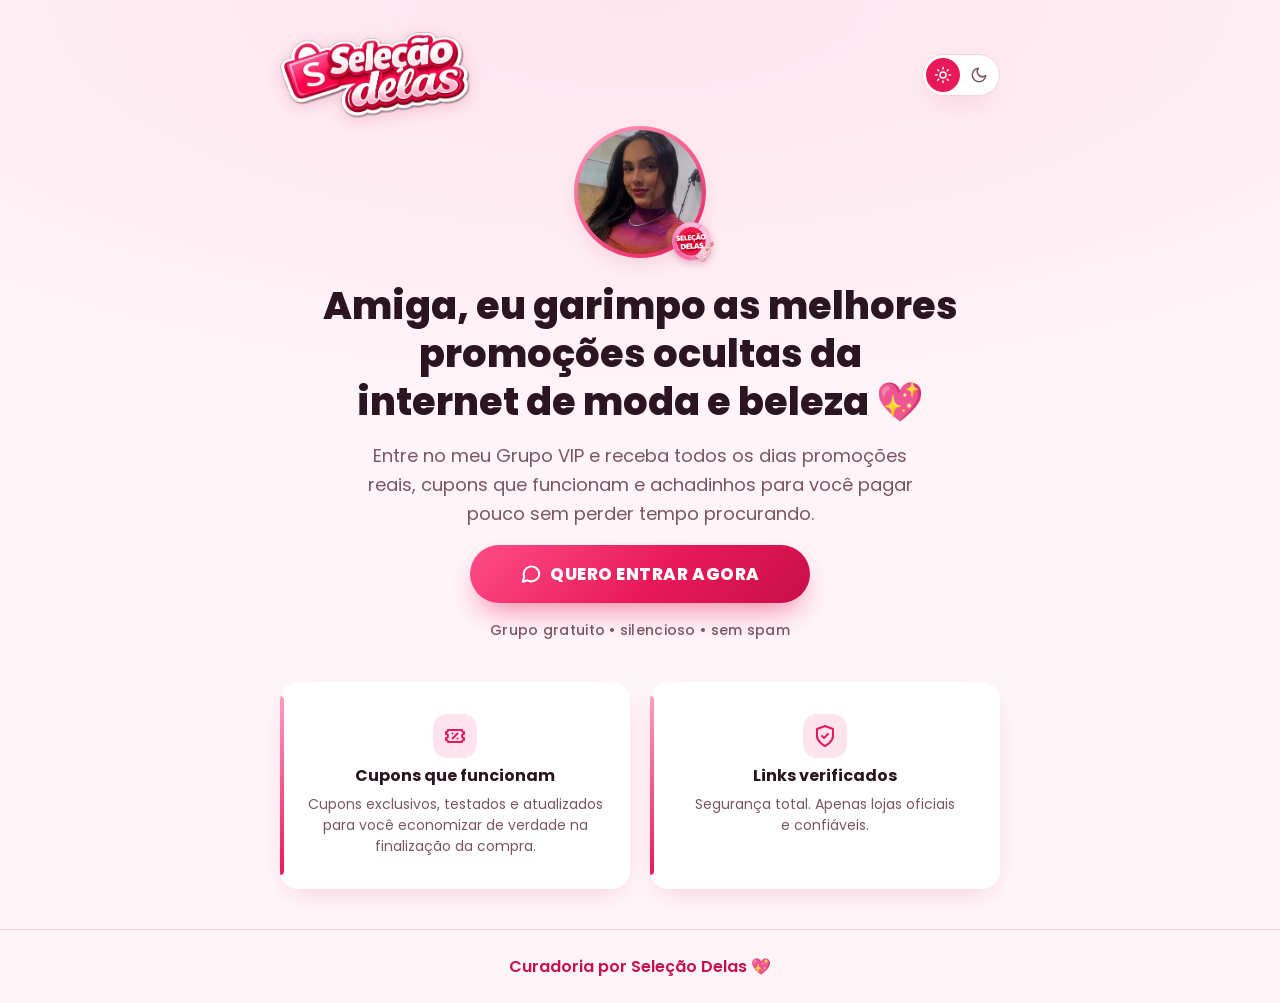
<file: index.html>
<!doctype html>
<html lang="pt-BR" data-pagina="principal" data-tema-padrao="claro">
  <head>
    <meta charset="UTF-8" />
    <meta name="viewport" content="width=device-width, initial-scale=1.0, viewport-fit=cover" />
    <title>Seleção Delas · Grupo VIP de promoções</title>

    <meta name="description" content="Entre no Grupo VIP Seleção Delas e receba todos os dias promoções reais, cupons que funcionam e achadinhos de moda e beleza." />
    <meta name="theme-color" content="#e8195a" />

    <!-- Prévia ao compartilhar o link. Após publicar, troque og:image por URL absoluta
         (ex.: https://seudominio.com.br/assets/img/og-image.jpg) -->
    <meta property="og:type" content="website" />
    <meta property="og:title" content="Seleção Delas · Grupo VIP de promoções 💖" />
    <meta property="og:description" content="Promoções reais, cupons que funcionam e achadinhos todos os dias. Grupo gratuito." />
    <meta property="og:image" content="assets/img/og-image.jpg" />
    <meta name="twitter:card" content="summary_large_image" />

    <link rel="icon" href="assets/img/favicon.png" type="image/png" />
    <link rel="apple-touch-icon" href="assets/img/favicon.png" />
    <link rel="preconnect" href="https://fonts.googleapis.com" />
    <link rel="preconnect" href="https://fonts.gstatic.com" crossorigin />
    <link href="https://fonts.googleapis.com/css2?family=Poppins:wght@400;500;600;700;800&display=swap" rel="stylesheet" />

    <!-- O "?v=" força o navegador a baixar a versão nova após alterações -->
    <link rel="stylesheet" href="src/css/main.css?v=12" />
    <script>
      /* Aplica o tema salvo antes de desenhar a página (evita "piscar") */
      (function (raiz) {
        raiz.classList.add('js-reveal');
        var tema = raiz.dataset.temaPadrao;
        try { tema = localStorage.getItem('sd-tema-' + raiz.dataset.pagina) || tema; } catch (e) {}
        raiz.dataset.tema = tema;
      })(document.documentElement);
    </script>
    <script src="src/js/main.js?v=12" defer></script>
  </head>

  <body>
    <!-- ============ CABEÇALHO ============ -->
    <header class="site-header">
      <div class="container site-header__bar">
        <!-- Logo à esquerda -->
        <picture>
          <source srcset="assets/img/logo-selecao-delas.webp" type="image/webp" />
          <img class="site-header__logo" src="assets/img/logo-selecao-delas.png" alt="Seleção Delas" width="882" height="400" />
        </picture>
        <!-- Botões de aparência (claro / escuro) -->
        <div class="theme-switch" role="group" aria-label="Aparência do site">
          <button type="button" class="theme-switch__btn" data-tema-opcao="claro" aria-label="Modo claro" aria-pressed="false">
            <svg width="18" height="18" viewBox="0 0 24 24" fill="none" stroke="currentColor" stroke-width="2" stroke-linecap="round" stroke-linejoin="round" aria-hidden="true"><circle cx="12" cy="12" r="4" /><path d="M12 2v2M12 20v2M4.9 4.9l1.4 1.4M17.7 17.7l1.4 1.4M2 12h2M20 12h2M4.9 19.1l1.4-1.4M17.7 6.3l1.4-1.4" /></svg>
          </button>
          <button type="button" class="theme-switch__btn" data-tema-opcao="escuro" aria-label="Modo escuro" aria-pressed="false">
            <svg width="18" height="18" viewBox="0 0 24 24" fill="none" stroke="currentColor" stroke-width="2" stroke-linecap="round" stroke-linejoin="round" aria-hidden="true"><path d="M21 12.8A9 9 0 1 1 11.2 3a7 7 0 0 0 9.8 9.8Z" /></svg>
          </button>
        </div>
      </div>

      <!-- Foto de perfil centralizada -->
      <div class="container site-header__profile">
        <div class="avatar">
          <div class="photo-frame">
            <picture>
              <source srcset="assets/img/foto.webp" type="image/webp" />
              <img class="photo-frame__img" src="assets/img/foto.jpg" alt="Foto da curadora do grupo Seleção Delas" width="640" height="640" fetchpriority="high" />
            </picture>
          </div>
          <img class="avatar__seal" src="assets/img/selo.png" alt="" width="512" height="495" />
        </div>
      </div>
    </header>

    <main>
      <!-- ============ APRESENTAÇÃO ============ -->
      <section class="hero" aria-label="Grupo VIP Seleção Delas">
        <div class="container hero__stack">
          <div class="hero__content reveal">
            <h1 class="hero__title">Amiga, eu garimpo as melhores promoções ocultas da internet de moda e beleza 💖</h1>
            <p class="hero__subtitle">
              Entre no meu Grupo VIP e receba todos os dias promoções reais, cupons que funcionam e achadinhos para
              você pagar pouco sem perder tempo procurando.
            </p>

            <!-- Link do grupo: altere o href abaixo se o convite mudar -->
            <a class="btn" href="https://chat.whatsapp.com/GjM3WvQadL87nfe4Cb3Uww?mode=gi_t" target="_blank" rel="noopener noreferrer" data-cta="hero">
              <svg class="icon" width="22" height="22" viewBox="0 0 24 24" fill="none" stroke="currentColor" stroke-width="2.2" stroke-linecap="round" stroke-linejoin="round" aria-hidden="true">
                <path d="M21 11.5a8.5 8.5 0 0 1-12.6 7.4L3 20.5l1.6-5.2A8.5 8.5 0 1 1 21 11.5Z" />
              </svg>
              <span>QUERO ENTRAR AGORA</span>
            </a>

            <p class="hero__note">Grupo gratuito • silencioso • sem spam</p>
          </div>
        </div>
      </section>

      <!-- ============ BENEFÍCIOS ============ -->
      <section class="section" aria-label="O que você recebe">
        <div class="container">
          <ul class="features">
            <li class="feature reveal">
              <span class="feature__icon">
                <svg class="icon" width="24" height="24" viewBox="0 0 24 24" fill="none" stroke="currentColor" stroke-width="2" stroke-linecap="round" stroke-linejoin="round" aria-hidden="true">
                  <path d="M3 8a2 2 0 0 0 2-2h14a2 2 0 0 0 2 2v2a2 2 0 0 0 0 4v2a2 2 0 0 0-2 2H5a2 2 0 0 0-2-2v-2a2 2 0 0 0 0-4Z" />
                  <path d="m9.5 14.5 5-5" /><path d="M9.5 9.5h.01M14.5 14.5h.01" />
                </svg>
              </span>
              <h2 class="feature__title">Cupons que funcionam</h2>
              <p class="feature__text">Cupons exclusivos, testados e atualizados para você economizar de verdade na finalização da compra.</p>
            </li>

            <li class="feature reveal">
              <span class="feature__icon">
                <svg class="icon" width="24" height="24" viewBox="0 0 24 24" fill="none" stroke="currentColor" stroke-width="2" stroke-linecap="round" stroke-linejoin="round" aria-hidden="true">
                  <path d="M12 22s8-4 8-10V5l-8-3-8 3v7c0 6 8 10 8 10Z" /><path d="m9 12 2 2 4-4" />
                </svg>
              </span>
              <h2 class="feature__title">Links verificados</h2>
              <p class="feature__text">Segurança total. Apenas lojas oficiais e confiáveis.</p>
            </li>
          </ul>
        </div>
      </section>
    </main>

    <!-- ============ RODAPÉ ============ -->
    <footer class="site-footer">
      <div class="container">
        <p class="site-footer__credit">Curadoria por Seleção Delas 💖</p>
      </div>
    </footer>
  </body>
</html>
</file>
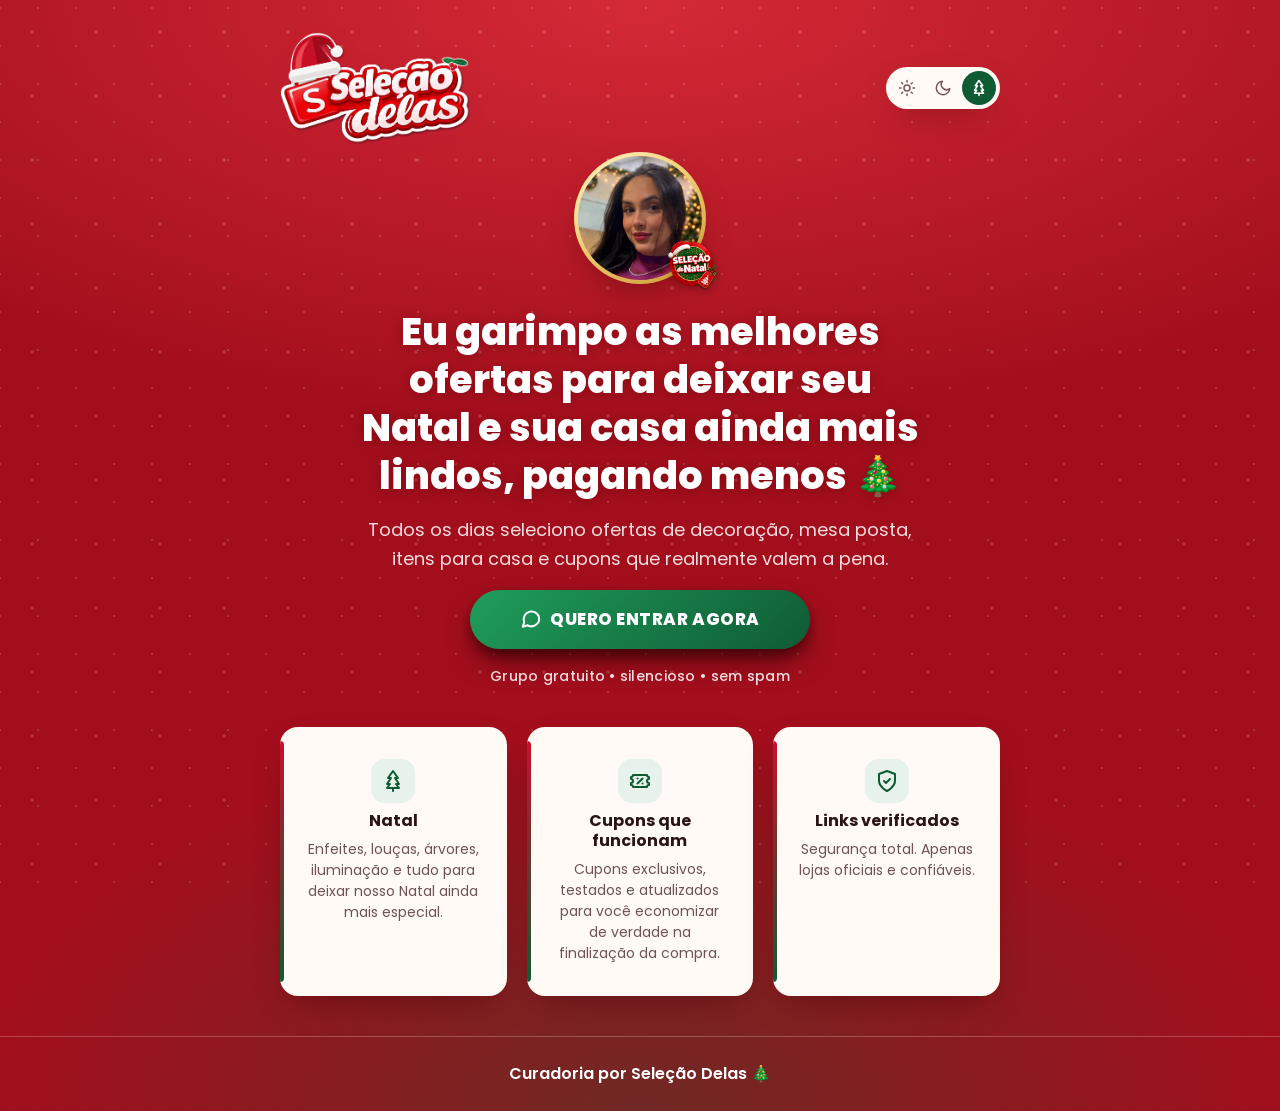
<file: natal/index.html>
<!doctype html>
<html lang="pt-BR" data-pagina="natal" data-tema-padrao="natal">
  <head>
    <meta charset="UTF-8" />
    <meta name="viewport" content="width=device-width, initial-scale=1.0, viewport-fit=cover" />
    <title>Seleção de Natal · Grupo VIP de ofertas</title>

    <meta name="description" content="Entre no Grupo VIP Seleção Delas: ofertas de decoração, mesa posta, itens para casa, Natal e cupons que realmente valem a pena." />
    <meta name="theme-color" content="#b3121f" />

    <!-- Prévia ao compartilhar o link. Após publicar, troque og:image por URL absoluta
         (ex.: https://seudominio.com.br/assets/img/natal/og-natal.jpg) -->
    <meta property="og:type" content="website" />
    <meta property="og:title" content="Seleção de Natal · Ofertas para seu Natal e sua casa 🎄" />
    <meta property="og:description" content="Ofertas para deixar seu Natal e sua casa ainda mais lindos, pagando menos. Grupo gratuito." />
    <meta property="og:image" content="../assets/img/natal/og-natal.jpg" />
    <meta name="twitter:card" content="summary_large_image" />

    <link rel="icon" href="../assets/img/natal/favicon-natal.png" type="image/png" />
    <link rel="apple-touch-icon" href="../assets/img/natal/favicon-natal.png" />
    <link rel="preconnect" href="https://fonts.googleapis.com" />
    <link rel="preconnect" href="https://fonts.gstatic.com" crossorigin />
    <link href="https://fonts.googleapis.com/css2?family=Poppins:wght@400;500;600;700;800&display=swap" rel="stylesheet" />

    <!-- O "?v=" força o navegador a baixar a versão nova após alterações -->
    <link rel="stylesheet" href="../src/css/main.css?v=12" />
    <link rel="stylesheet" href="../src/css/tema-natal.css?v=12" />
    <script>
      /* Aplica o tema salvo antes de desenhar a página (evita "piscar") */
      (function (raiz) {
        raiz.classList.add('js-reveal');
        var tema = raiz.dataset.temaPadrao;
        try { tema = localStorage.getItem('sd-tema-' + raiz.dataset.pagina) || tema; } catch (e) {}
        raiz.dataset.tema = tema;
      })(document.documentElement);
    </script>
    <script src="../src/js/main.js?v=12" defer></script>
  </head>

  <body class="tema-natal">
    <!-- ============ VERSÃO DE NATAL · CABEÇALHO ============ -->
    <header class="site-header">
      <div class="container site-header__bar">
        <!-- Logo à esquerda -->
        <picture>
          <source srcset="../assets/img/natal/logo-selecao-delas-natal.webp" type="image/webp" />
          <img class="site-header__logo" src="../assets/img/natal/logo-selecao-delas-natal.png" alt="Seleção Delas — edição de Natal" width="882" height="521" />
        </picture>
        <!-- Botões de aparência (claro / escuro / Natal) -->
        <div class="theme-switch" role="group" aria-label="Aparência do site">
          <button type="button" class="theme-switch__btn" data-tema-opcao="claro" aria-label="Modo claro" aria-pressed="false">
            <svg width="18" height="18" viewBox="0 0 24 24" fill="none" stroke="currentColor" stroke-width="2" stroke-linecap="round" stroke-linejoin="round" aria-hidden="true"><circle cx="12" cy="12" r="4" /><path d="M12 2v2M12 20v2M4.9 4.9l1.4 1.4M17.7 17.7l1.4 1.4M2 12h2M20 12h2M4.9 19.1l1.4-1.4M17.7 6.3l1.4-1.4" /></svg>
          </button>
          <button type="button" class="theme-switch__btn" data-tema-opcao="escuro" aria-label="Modo escuro" aria-pressed="false">
            <svg width="18" height="18" viewBox="0 0 24 24" fill="none" stroke="currentColor" stroke-width="2" stroke-linecap="round" stroke-linejoin="round" aria-hidden="true"><path d="M21 12.8A9 9 0 1 1 11.2 3a7 7 0 0 0 9.8 9.8Z" /></svg>
          </button>
          <button type="button" class="theme-switch__btn" data-tema-opcao="natal" aria-label="Modo Natal (fundo vermelho)" aria-pressed="false">
            <svg width="18" height="18" viewBox="0 0 24 24" fill="none" stroke="currentColor" stroke-width="2" stroke-linecap="round" stroke-linejoin="round" aria-hidden="true"><path d="m12 2 5 7h-3l4 6h-3l3 4H6l3-4H6l4-6H7Z" /><path d="M12 19v3" /></svg>
          </button>
        </div>
      </div>

      <!-- Foto de perfil centralizada -->
      <div class="container site-header__profile">
        <div class="avatar">
          <div class="photo-frame">
            <picture>
              <source srcset="../assets/img/natal/foto-natal.webp" type="image/webp" />
              <img class="photo-frame__img" src="../assets/img/natal/foto-natal.jpg" alt="Foto da curadora do grupo Seleção Delas" width="640" height="640" fetchpriority="high" />
            </picture>
          </div>
          <img class="avatar__seal avatar__seal--natal" src="../assets/img/natal/selo-natal.png" alt="" width="320" height="313" />
        </div>
      </div>
    </header>

    <main>
      <!-- ============ APRESENTAÇÃO ============ -->
      <section class="hero" aria-label="Grupo VIP Seleção Delas">
        <div class="container hero__stack">
          <div class="hero__content reveal">
            <h1 class="hero__title">Eu garimpo as melhores ofertas para deixar seu Natal e sua casa ainda mais lindos, pagando menos 🎄</h1>
            <p class="hero__subtitle">
              Todos os dias seleciono ofertas de decoração, mesa posta, itens para casa e cupons que realmente valem a
              pena.
            </p>

            <!-- Link do grupo: altere o href abaixo se o convite mudar -->
            <a class="btn" href="https://chat.whatsapp.com/LfdLucjUSYMD0Dqh8UQxiZ?mode=gi_t" target="_blank" rel="noopener noreferrer" data-cta="hero">
              <svg class="icon" width="22" height="22" viewBox="0 0 24 24" fill="none" stroke="currentColor" stroke-width="2.2" stroke-linecap="round" stroke-linejoin="round" aria-hidden="true">
                <path d="M21 11.5a8.5 8.5 0 0 1-12.6 7.4L3 20.5l1.6-5.2A8.5 8.5 0 1 1 21 11.5Z" />
              </svg>
              <span>QUERO ENTRAR AGORA</span>
            </a>

            <p class="hero__note">Grupo gratuito • silencioso • sem spam</p>
          </div>
        </div>
      </section>

      <!-- ============ BENEFÍCIOS ============ -->
      <section class="section" aria-label="O que você recebe">
        <div class="container">
          <ul class="features">
            <li class="feature feature--destaque reveal">
              <span class="feature__icon">
                <svg class="icon" width="24" height="24" viewBox="0 0 24 24" fill="none" stroke="currentColor" stroke-width="2" stroke-linecap="round" stroke-linejoin="round" aria-hidden="true">
                  <path d="m12 2 5 7h-3l4 6h-3l3 4H6l3-4H6l4-6H7Z" /><path d="M12 19v3" />
                </svg>
              </span>
              <h2 class="feature__title">Natal</h2>
              <p class="feature__text">Enfeites, louças, árvores, iluminação e tudo para deixar nosso Natal ainda mais especial.</p>
            </li>
            <li class="feature reveal">
              <span class="feature__icon">
                <svg class="icon" width="24" height="24" viewBox="0 0 24 24" fill="none" stroke="currentColor" stroke-width="2" stroke-linecap="round" stroke-linejoin="round" aria-hidden="true">
                  <path d="M3 8a2 2 0 0 0 2-2h14a2 2 0 0 0 2 2v2a2 2 0 0 0 0 4v2a2 2 0 0 0-2 2H5a2 2 0 0 0-2-2v-2a2 2 0 0 0 0-4Z" />
                  <path d="m9.5 14.5 5-5" /><path d="M9.5 9.5h.01M14.5 14.5h.01" />
                </svg>
              </span>
              <h2 class="feature__title">Cupons que funcionam</h2>
              <p class="feature__text">Cupons exclusivos, testados e atualizados para você economizar de verdade na finalização da compra.</p>
            </li>

            <li class="feature reveal">
              <span class="feature__icon">
                <svg class="icon" width="24" height="24" viewBox="0 0 24 24" fill="none" stroke="currentColor" stroke-width="2" stroke-linecap="round" stroke-linejoin="round" aria-hidden="true">
                  <path d="M12 22s8-4 8-10V5l-8-3-8 3v7c0 6 8 10 8 10Z" /><path d="m9 12 2 2 4-4" />
                </svg>
              </span>
              <h2 class="feature__title">Links verificados</h2>
              <p class="feature__text">Segurança total. Apenas lojas oficiais e confiáveis.</p>
            </li>
          </ul>
        </div>
      </section>
    </main>

    <!-- ============ RODAPÉ ============ -->
    <footer class="site-footer">
      <div class="container">
        <p class="site-footer__credit">Curadoria por Seleção Delas 🎄</p>
      </div>
    </footer>
  </body>
</html>
</file>
<file: src/css/main.css>
/**
 * Estilos — abordagem MOBILE FIRST.
 * O layout base é para celular; `responsive.css` só adiciona
 * ajustes para telas maiores (tablet e PC).
 *
 * Ordem de prioridade via Cascade Layers:
 * tokens < base < components < responsive < utilities < temas
 */
@layer tokens, base, components, responsive, utilities, temas;

@import url('./tokens.css') layer(tokens);
@import url('./base.css') layer(base);
@import url('./components.css') layer(components);
@import url('./responsive.css') layer(responsive);
@import url('./utilities.css') layer(utilities);
@import url('./temas.css') layer(temas);
</file>
<file: src/css/tema-natal.css>
/**
 * Tema de Natal — carregado só em natal/index.html (<body class="tema-natal">).
 * Reaproveita todo o CSS do site e troca cores e detalhes.
 *
 * Três aparências, escolhidas pelos botões do topo (<html data-tema="...">):
 *   claro  → creme com vermelho, verde e dourado
 *   escuro → verde-pinheiro escuro
 *   natal  → fundo vermelho (padrão desta página)
 */

/* ===================== Base (claro) ===================== */
.tema-natal {
  --pink-50: #fff8f3;
  --pink-100: #fde8e4;
  --pink-200: #f7c6c0;
  --pink-300: #e0473f;
  --pink-500: #c8102e;
  --pink-600: #a00d24;
  --pink-700: #7a0a1c;
  --green-700: #0f5b34;
  --green-500: #1f9d5c;
  --gold-300: #f4d27a;
  --gold-500: #c9962e;

  --color-bg: #fff8f3;
  --color-surface: #ffffff;
  --color-text: #2a1416;
  --color-text-muted: #6e5355;
  --color-border: #efd9cf;
  --shadow-card: 0 10px 30px -12px rgb(122 10 28 / 0.25);
  --shadow-btn: 0 14px 28px -8px rgb(122 10 28 / 0.6), 0 4px 10px rgb(122 10 28 / 0.25);
  --btn-glow: rgb(200 16 46 / 0.3);
  --btn-glow-fim: rgb(200 16 46 / 0.12);
  --neve: rgb(201 150 46 / 0.22); /* cor dos pontinhos decorativos */

  position: relative;
  background:
    radial-gradient(110% 55% at 50% 0%, #fbe3dc, transparent 70%),
    radial-gradient(60% 40% at 100% 100%, rgb(15 91 52 / 0.08), transparent 70%),
    var(--color-bg);
}

/* Pontinhos estáticos de "neve" ao fundo (sem animação) */
.tema-natal::before {
  content: '';
  position: fixed;
  inset: 0;
  pointer-events: none;
  background-image:
    radial-gradient(circle, var(--neve) 1.5px, transparent 2px),
    radial-gradient(circle, var(--neve) 1px, transparent 1.5px);
  background-size: 64px 64px, 38px 38px;
  background-position: 0 0, 19px 27px;
}

.tema-natal > * {
  position: relative; /* conteúdo acima da neve */
}

/* Moldura da foto: dourado → vermelho → verde */
.tema-natal .photo-frame {
  background: linear-gradient(145deg, var(--gold-300), var(--pink-500) 45%, var(--green-700));
}

/* Selo redondo de Natal no canto da foto de perfil */
.tema-natal .avatar__seal--natal {
  width: 44px;
  right: -12px;
  bottom: -6px;
  filter: drop-shadow(0 2px 4px rgb(0 0 0 / 0.3));
}

.tema-natal .btn {
  background: linear-gradient(135deg, #e0473f, var(--pink-500) 55%, var(--pink-700));
}

/* Cards: barrinha vermelho → verde e ícone verde */
.tema-natal .feature::before {
  background: linear-gradient(var(--pink-500), var(--green-700));
}

.tema-natal .feature__icon {
  color: var(--green-700);
  background: #e6f2ea;
}

.tema-natal .site-footer__credit {
  color: var(--green-700);
}

.tema-natal .theme-switch__btn[aria-pressed='true'] {
  background: var(--green-700);
}

/* ===================== Escuro ===================== */
[data-tema='escuro'] body.tema-natal {
  --pink-300: #ff6b6b;
  --pink-500: #e5383b;
  --pink-700: #9b111e;
  --green-700: #3fbf7a;

  --color-bg: #0c1611;
  --color-surface: #132219;
  --color-text: #f6efe6;
  --color-text-muted: #b7c4b9;
  --color-border: #22382b;
  --shadow-card: 0 10px 30px -12px rgb(0 0 0 / 0.6);
  --neve: rgb(255 255 255 / 0.1);
  --shadow-btn: 0 14px 28px -8px rgb(0 0 0 / 0.7), 0 4px 10px rgb(0 0 0 / 0.4);
  --btn-glow: rgb(229 56 59 / 0.35);
  --btn-glow-fim: rgb(229 56 59 / 0.12);

  color-scheme: dark;
  background:
    radial-gradient(110% 55% at 50% 0%, #1d3326, transparent 70%),
    radial-gradient(60% 40% at 100% 100%, rgb(229 56 59 / 0.12), transparent 70%),
    var(--color-bg);
}

[data-tema='escuro'] .tema-natal .feature__icon {
  background: rgb(63 191 122 / 0.14);
}

[data-tema='escuro'] .tema-natal .theme-switch__btn[aria-pressed='true'] {
  color: #0c1611;
}

/* ===================== Natal (fundo vermelho) ===================== */
[data-tema='natal'] body.tema-natal {
  --color-bg: #a30e1c;
  --color-surface: #fffaf5;
  --color-text: #ffffff;
  --color-text-muted: rgb(255 255 255 / 0.86);
  --color-border: rgb(255 255 255 / 0.22);
  --shadow-card: 0 14px 34px -14px rgb(60 0 8 / 0.55);
  /* Sombra escura e bem marcada para o botão verde aparecer sobre o vermelho */
  --shadow-btn: 0 16px 30px -8px rgb(40 0 6 / 0.75), 0 6px 12px rgb(40 0 6 / 0.45);
  --btn-glow: rgb(15 91 52 / 0.55);
  --btn-glow-fim: rgb(15 91 52 / 0.25);
  --neve: rgb(255 255 255 / 0.16);

  background:
    radial-gradient(110% 55% at 50% 0%, #d42a36, transparent 70%),
    radial-gradient(70% 45% at 50% 100%, rgb(15 91 52 / 0.35), transparent 75%),
    var(--color-bg);
}

[data-tema='natal'] .tema-natal .hero__title {
  text-shadow: 0 2px 12px rgb(80 0 10 / 0.35);
}

/* Moldura dourada sobre o vermelho */
[data-tema='natal'] .tema-natal .photo-frame {
  background: linear-gradient(145deg, #fff3c4, var(--gold-300) 40%, var(--gold-500));
}

/* Botão verde para contrastar com o fundo vermelho */
[data-tema='natal'] .tema-natal .btn {
  background: linear-gradient(135deg, var(--green-500), var(--green-700));
}

/* Cards claros com texto escuro */
[data-tema='natal'] .tema-natal .feature {
  --color-text-muted: #6e5355;
  color: #2a1416;
}

[data-tema='natal'] .tema-natal .site-footer__credit {
  color: #fff;
}

/* Botões de aparência sobre fundo vermelho */
[data-tema='natal'] .tema-natal .theme-switch {
  --color-text-muted: #7a5558;
  border-color: transparent;
}

@media (min-width: 768px) {
  .tema-natal .avatar__seal--natal {
    width: 50px;
  }
}
</file>
